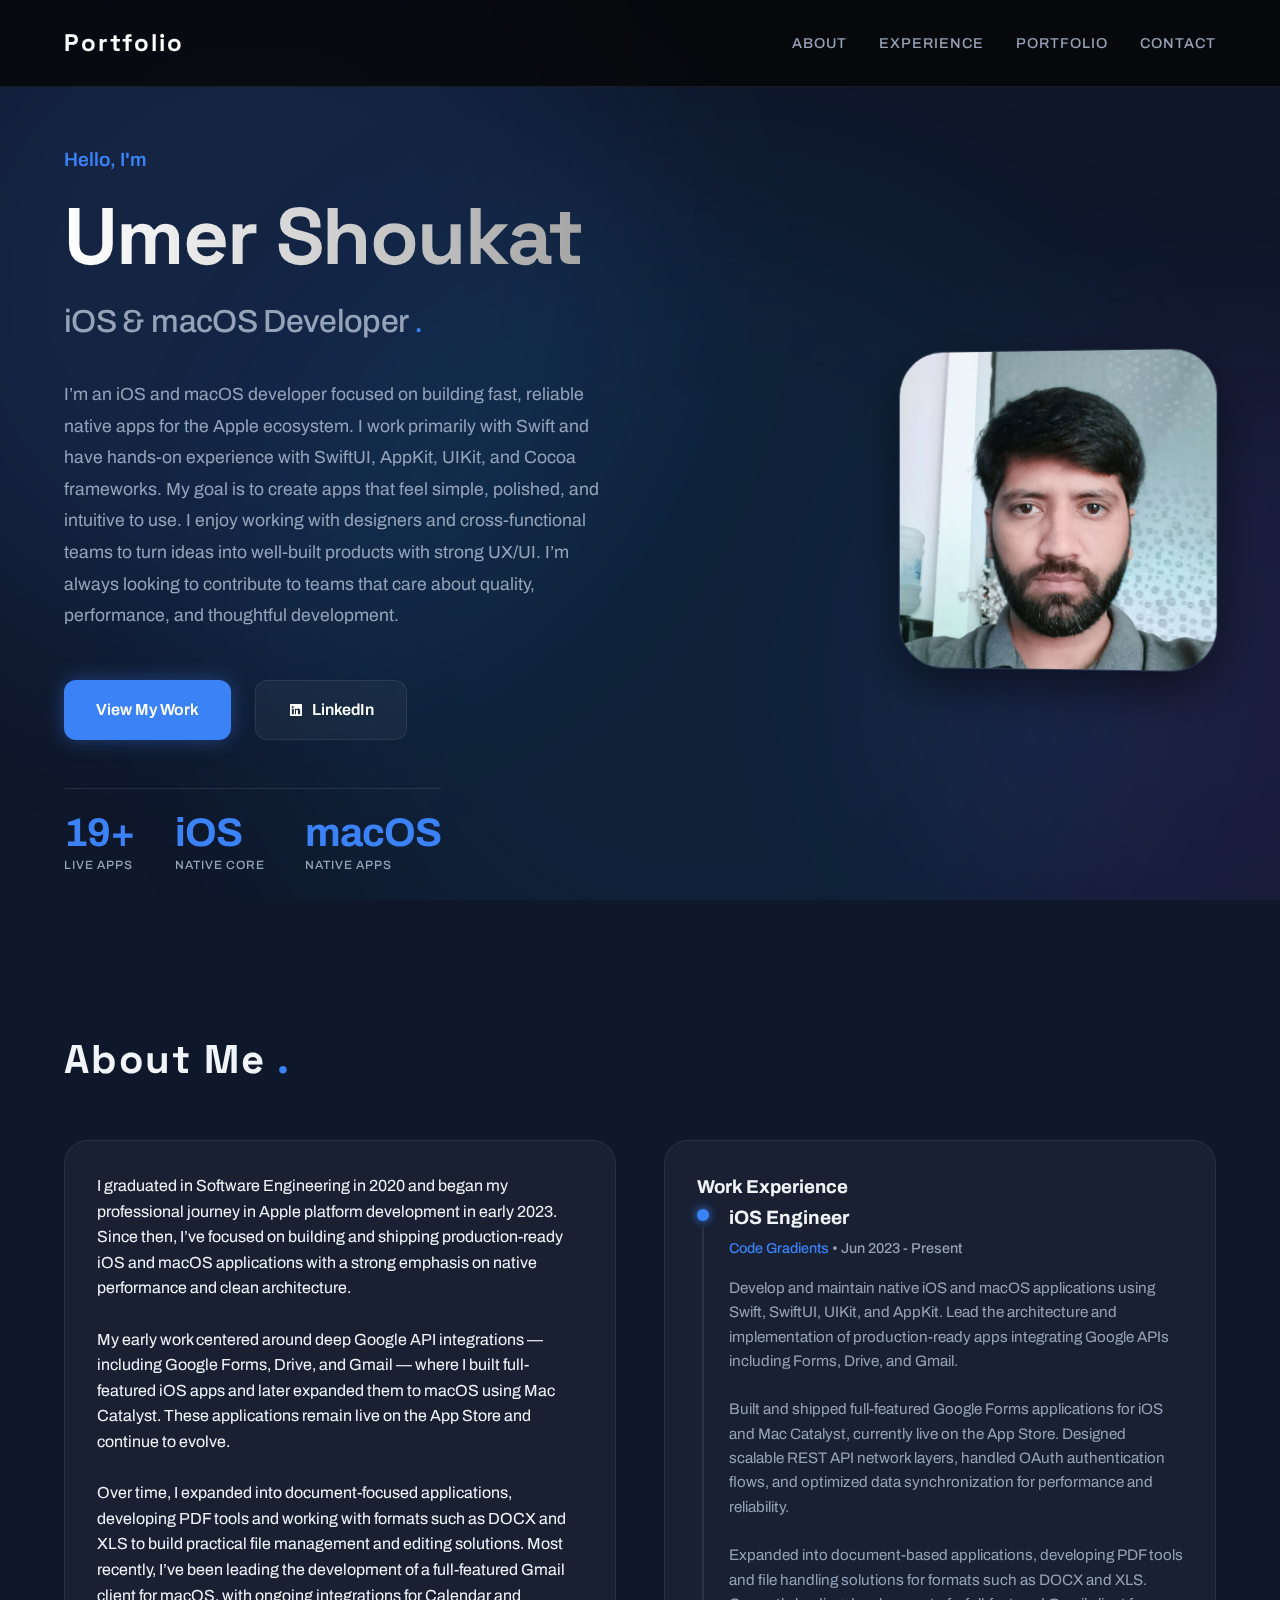
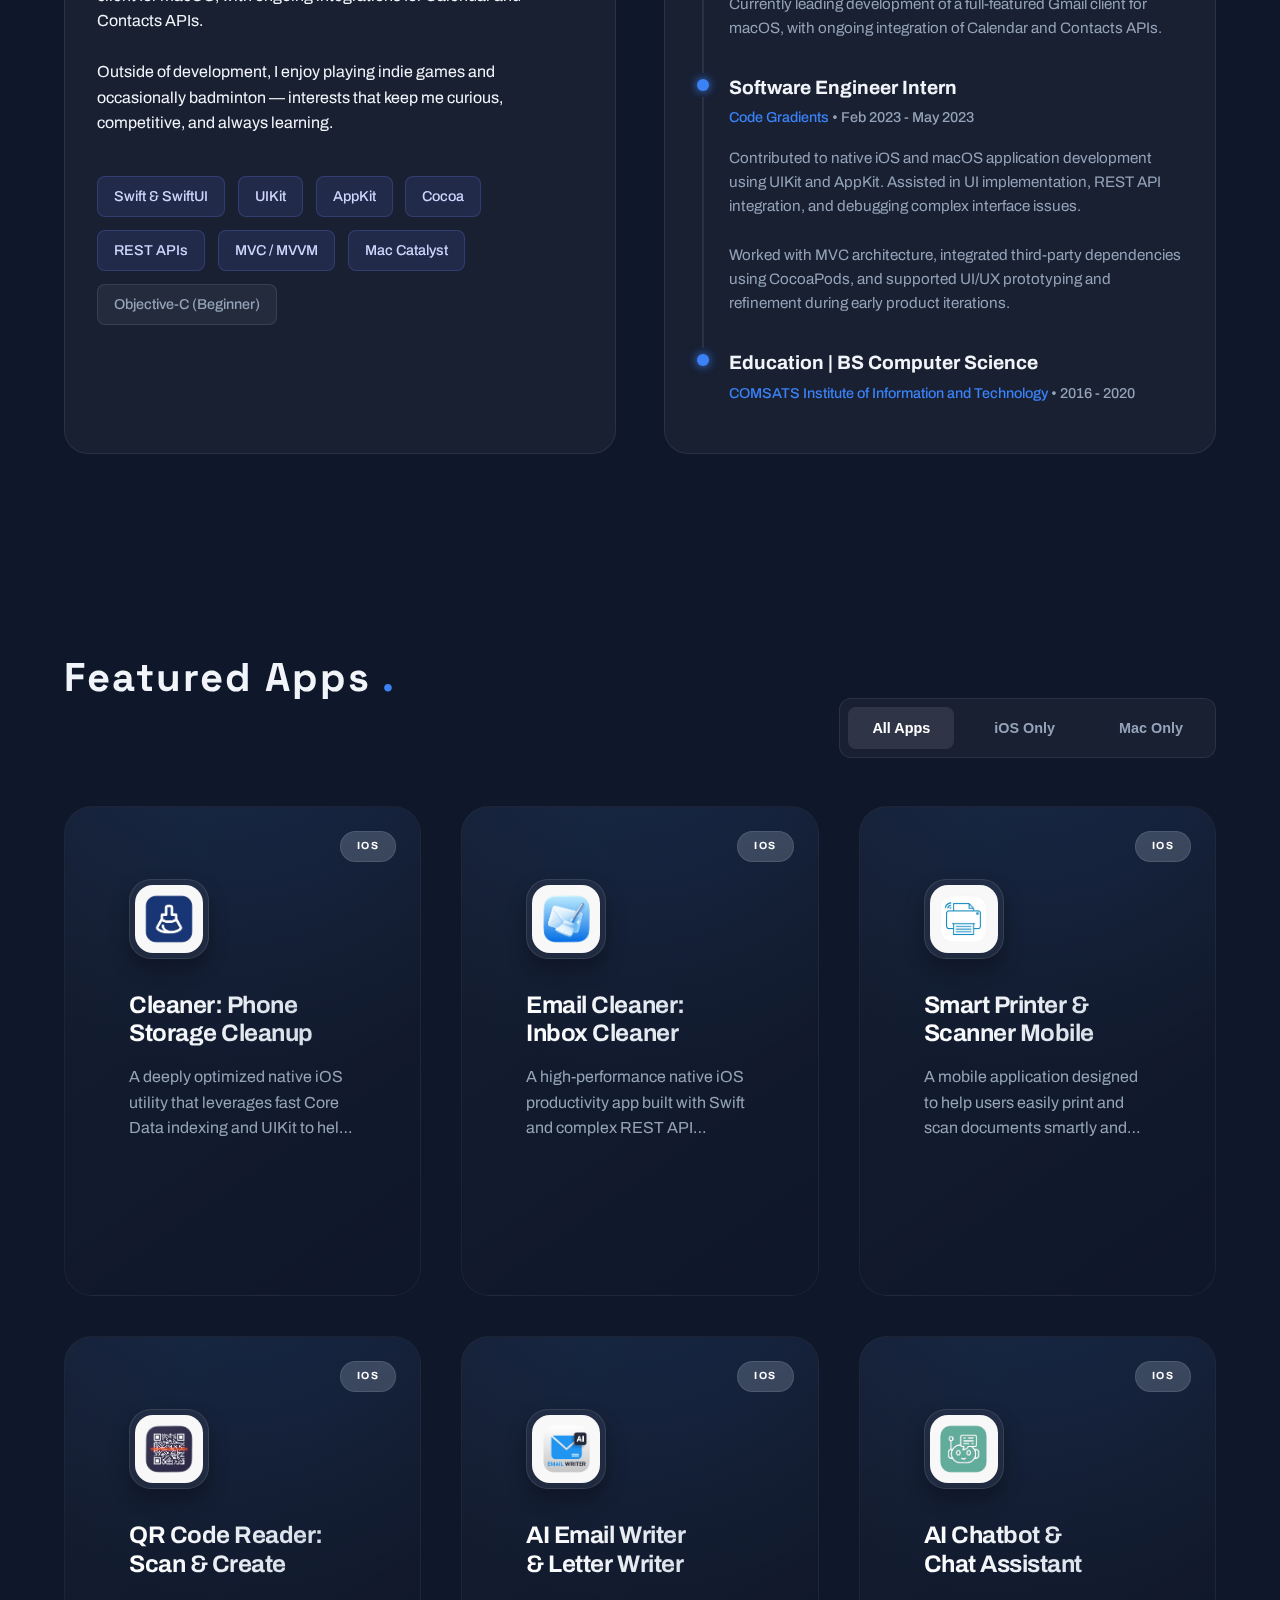
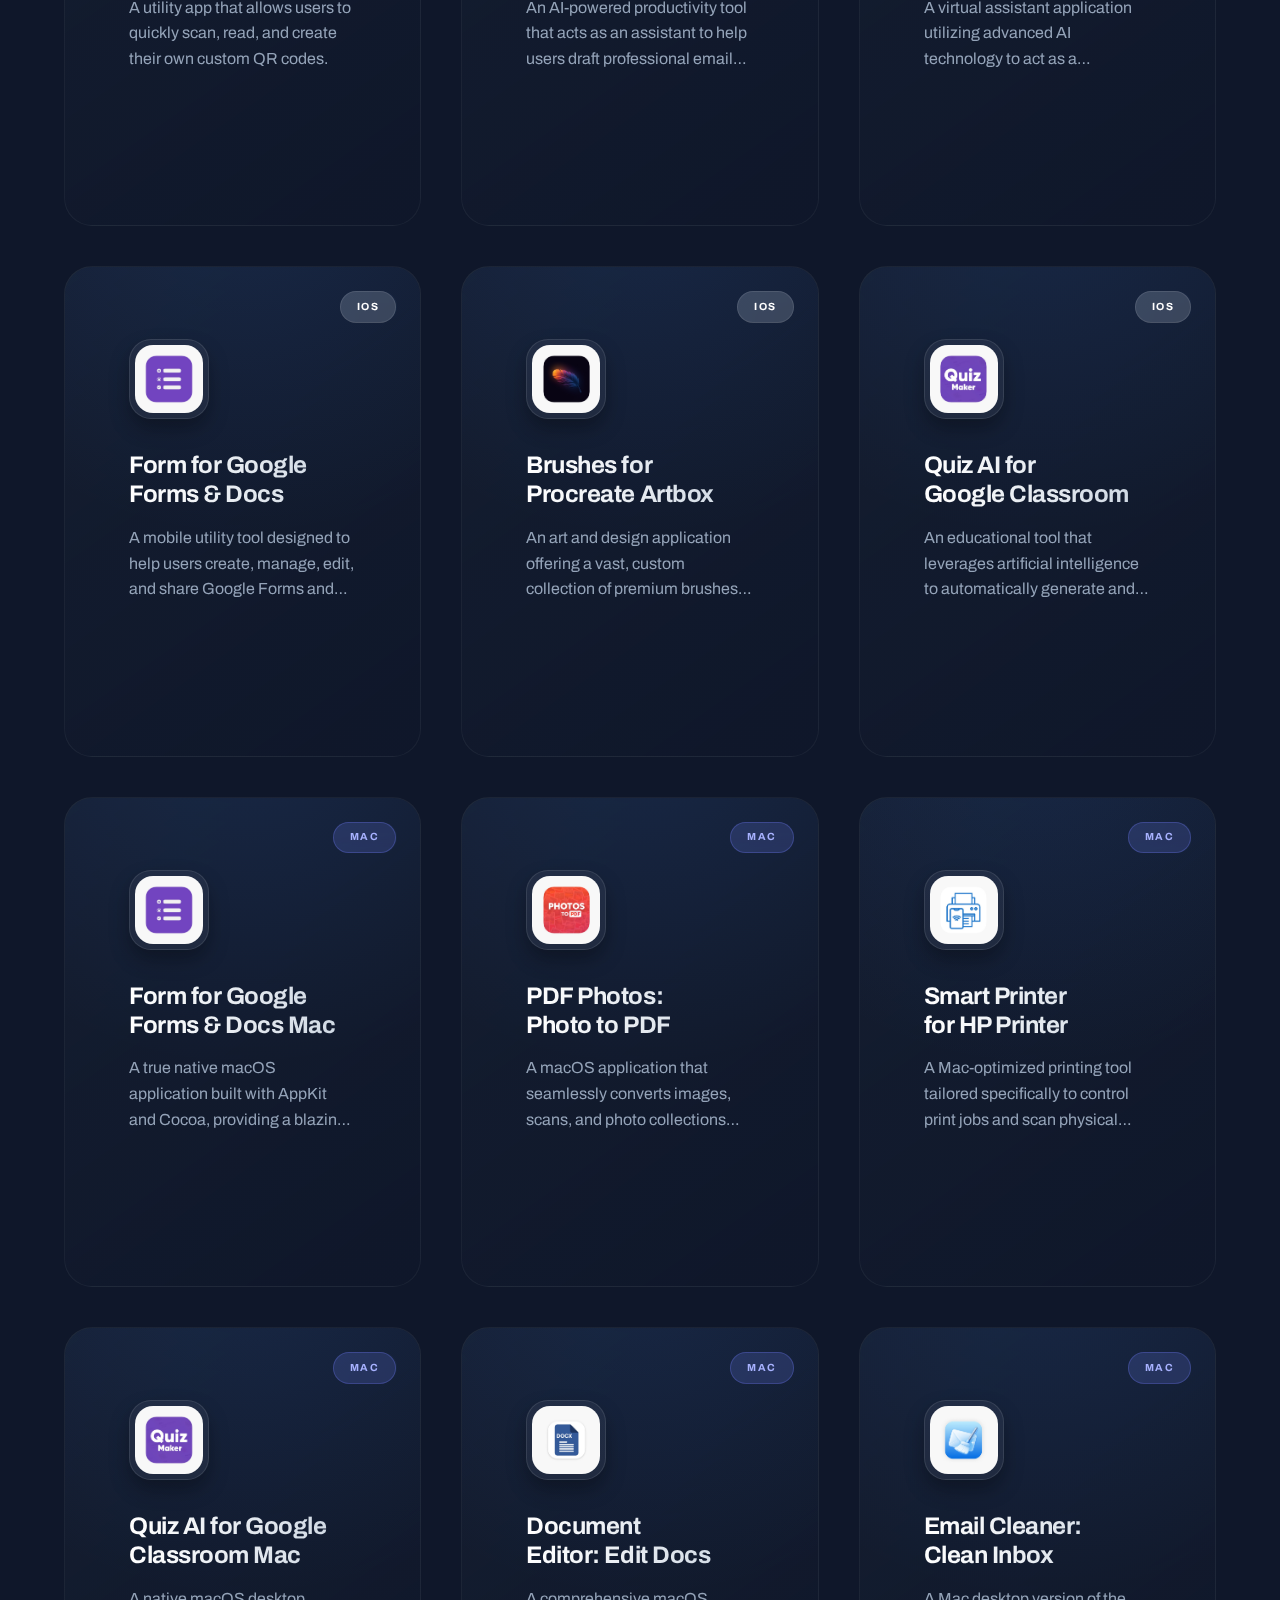
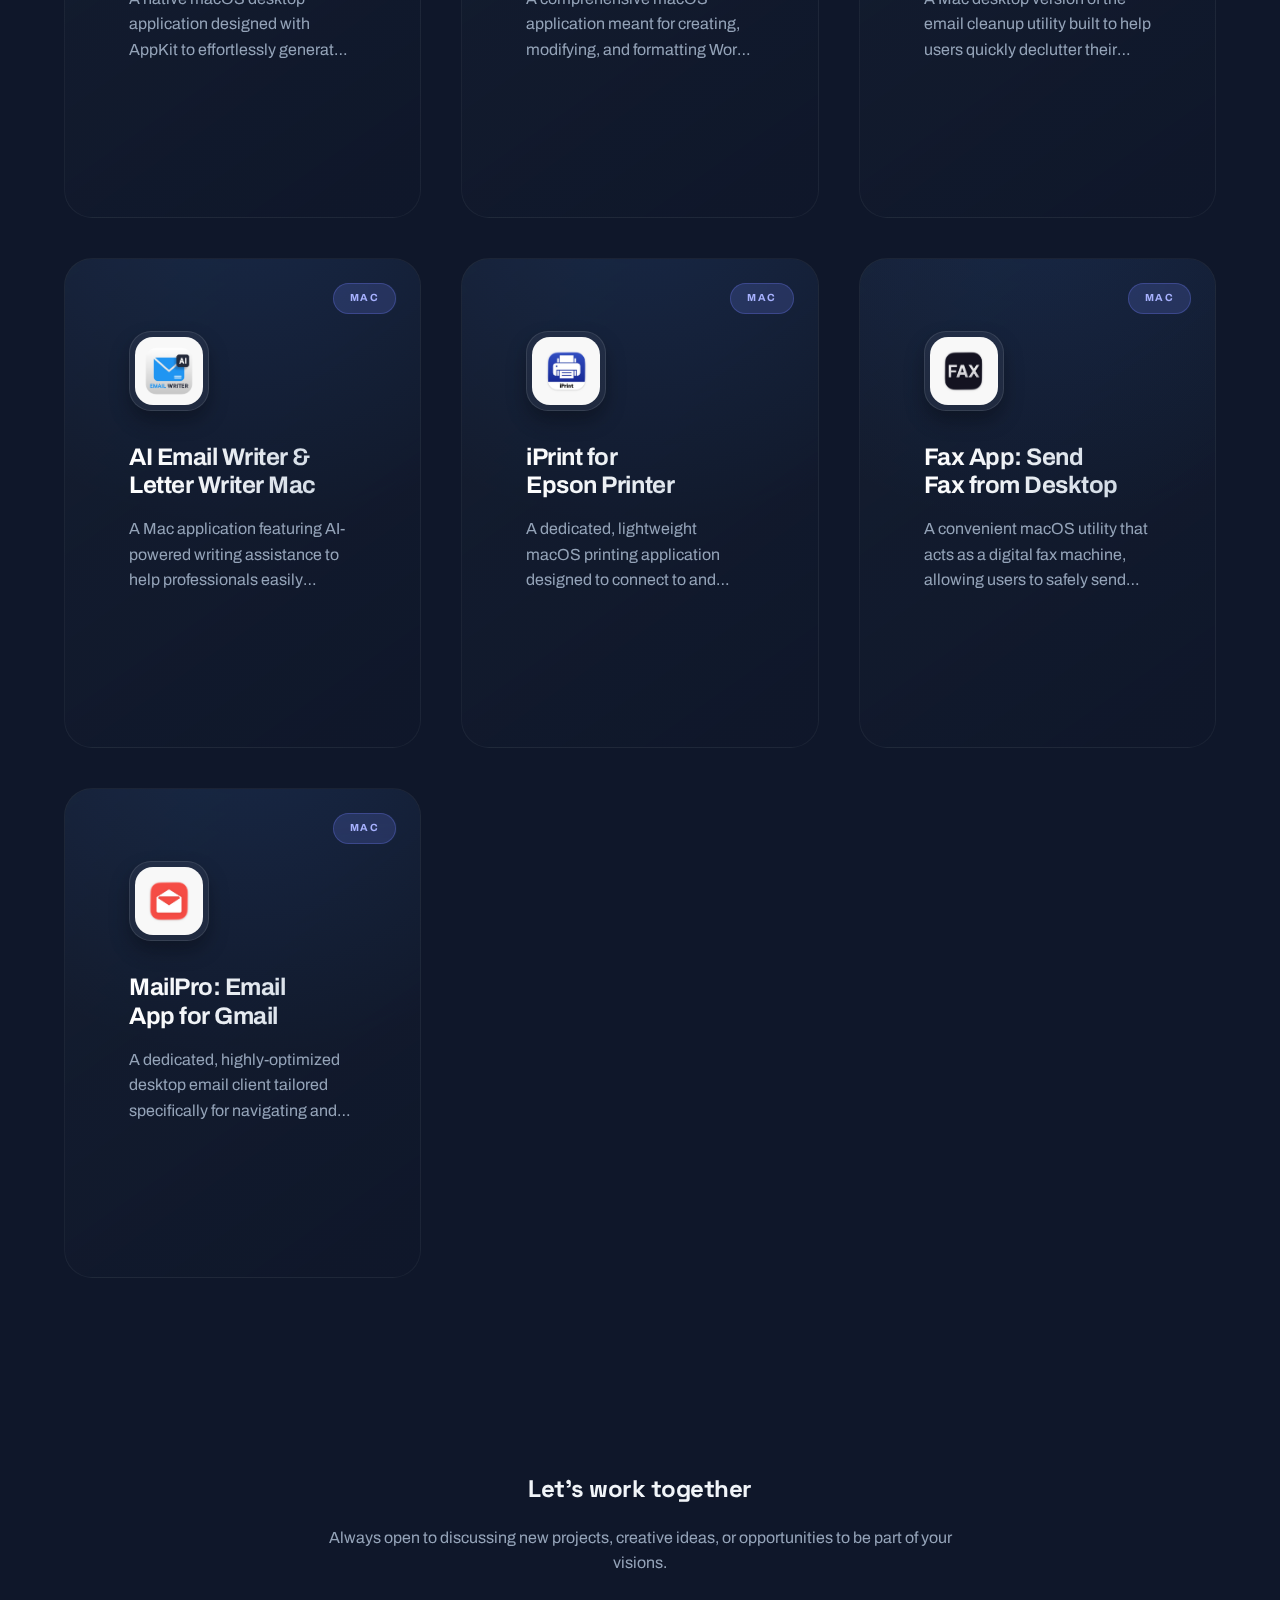
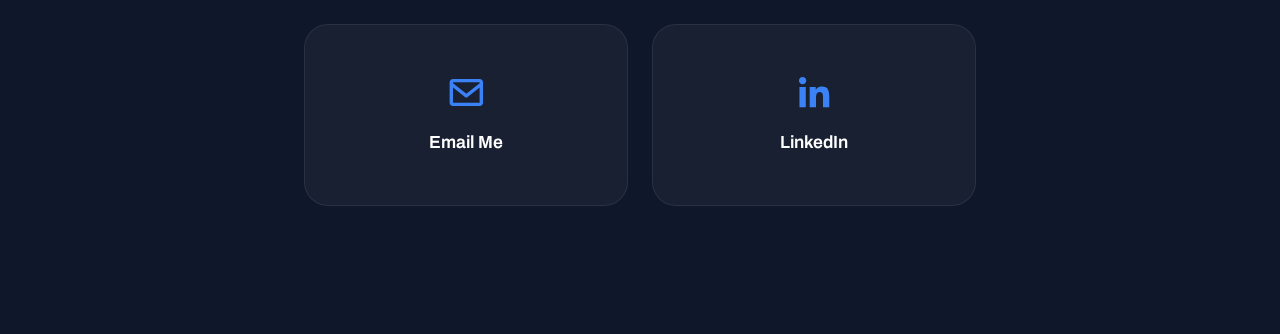
<file: index.html>
<!DOCTYPE html>
<html lang="en">

<head>
    <meta charset="UTF-8">
    <meta name="viewport" content="width=device-width, initial-scale=1.0">
    <title>Umer Shoukat - iOS & Mac Engineer Portfolio</title>
    <meta name="description"
        content="Portfolio of Umer Shoukat, specializing in native iOS and Mac applications. Showcasing over 19+ applications with beautiful UI and rock-solid architecture.">
    <!-- Google Fonts: Space Grotesk for headings, Archivo for body -->
    <link rel="preconnect" href="https://fonts.googleapis.com">
    <link rel="preconnect" href="https://fonts.gstatic.com" crossorigin>
    <link
        href="https://fonts.googleapis.com/css2?family=Archivo:wght@300;400;500;600;700&family=Space+Grotesk:wght@300;400;500;600;700&display=swap"
        rel="stylesheet">
    <!-- Boxicons for elegant icons -->
    <link href='https://unpkg.com/boxicons@2.1.4/css/boxicons.min.css' rel='stylesheet'>
    <link rel="stylesheet" href="./styles.css?v=16">
</head>

<body>
    <!-- Premium App Details Modal -->
    <div class="modal-overlay" id="app-modal">
        <div class="modal-content glass-card">
            <button class="modal-close" id="modal-close"><i class='bx bx-x'></i></button>

            <div class="modal-header">
                <div class="modal-icon-wrapper" id="modal-icon"></div>
                <div class="modal-title-group">
                    <h3 id="modal-title">App Title</h3>
                    <span id="modal-platform" class="app-platform-modal">iOS</span>
                </div>
            </div>

            <div class="modal-screenshots" id="modal-screenshots">
                <!-- Screenshots injected via JS -->
            </div>

            <div class="modal-body">
                <p id="modal-desc">App description goes here.</p>
                <a href="#" target="_blank" id="modal-link" class="btn btn-primary">
                    <i class='bx bxl-apple'></i> View on App Store
                </a>
            </div>
        </div>
    </div>

    <div class="background-effects">
        <div class="blob blob-1"></div>
        <div class="blob blob-2"></div>
        <div class="blob blob-3"></div>
    </div>

    <nav class="navbar">
        <div class="nav-container">
            <a href="#" class="logo">Portfolio</a>
            <ul class="nav-links">
                <li><a href="#about">About</a></li>
                <li><a href="#experience">Experience</a></li>
                <li><a href="#portfolio">Portfolio</a></li>
                <li><a href="#contact">Contact</a></li>
            </ul>
        </div>
    </nav>

    <header class="hero" id="home">
        <div class="hero-content">
            <p class="greeting">Hello, I'm</p>
            <h1 class="title">Umer Shoukat</h1>
            <h2 class="subtitle">iOS & macOS Developer <span class="highlight">.</span></h2>
            <p class="bio-short">
                I’m an iOS and macOS developer focused on building fast, reliable native apps for the Apple ecosystem. I
                work primarily with Swift and have hands-on experience with SwiftUI, AppKit, UIKit, and Cocoa
                frameworks. My goal is to create apps that feel simple, polished, and intuitive to use.

                I enjoy working with designers and cross-functional teams to turn ideas into well-built products with
                strong UX/UI. I’m always looking to contribute to teams that care about quality, performance, and
                thoughtful development.
            </p>
            <div class="hero-actions">
                <a href="#portfolio" class="btn btn-primary">View My Work</a>
                <a href="https://www.linkedin.com/in/umershoukat-a54004287" target="_blank" class="btn btn-secondary">
                    <i class='bx bxl-linkedin-square'></i> LinkedIn
                </a>
            </div>

            <div class="hero-stats left-aligned-stats">
                <div class="stat-item">
                    <h3>19+</h3>
                    <p>Live Apps</p>
                </div>
                <div class="stat-item">
                    <h3>iOS</h3>
                    <p>Native Core</p>
                </div>
                <div class="stat-item">
                    <h3>macOS</h3>
                    <p>Native Apps</p>
                </div>
            </div>
        </div>
        <div class="hero-visual">
            <div class="hero-image-wrapper">
                <img src="./assets/profile_img.jpg" alt="Umer Shoukat Profile" class="hero-profile-img">
            </div>
        </div>
    </header>

    <section class="section about-section" id="about">
        <h2 class="section-title">About Me <span class="highlight">.</span></h2>
        <div class="about-grid">
            <div class="about-text glass-card">
                <p>
                    I graduated in Software Engineering in 2020 and began my professional journey in Apple platform
                    development in early 2023. Since then, I’ve focused on building and shipping production-ready iOS
                    and macOS applications with a strong emphasis on native performance and clean architecture.
                    <br><br>My early work centered around deep Google API integrations — including Google Forms, Drive,
                    and Gmail — where I built full-featured iOS apps and later expanded them to macOS using Mac
                    Catalyst. These applications remain live on the App Store and continue to evolve.<br><br>Over time,
                    I expanded into document-focused applications, developing PDF tools and working with formats such as
                    DOCX and XLS to build practical file management and editing solutions. Most recently, I’ve been
                    leading the development of a full-featured Gmail client for macOS, with ongoing integrations for
                    Calendar and Contacts APIs. <br><br>Outside of development, I enjoy playing indie games and
                    occasionally badminton — interests that keep me curious, competitive, and always learning.

                </p>
                <div class="skills-container" style="gap: 0.8rem; margin-top: 2.5rem;">
                    <div class="skill-tag">Swift & SwiftUI</div>
                    <div class="skill-tag">UIKit</div>
                    <div class="skill-tag">AppKit</div>
                    <div class="skill-tag">Cocoa</div>
                    <div class="skill-tag">REST APIs</div>
                    <div class="skill-tag">MVC / MVVM</div>
                    <div class="skill-tag">Mac Catalyst</div>
                    <div class="skill-tag"
                        style="background: rgba(255, 255, 255, 0.05); border-color: rgba(255,255,255,0.1); color: var(--text-secondary);">
                        Objective-C (Beginner)</div>
                </div>
            </div>
            <div class="experience-timeline glass-card" id="experience">
                <h3>Work Experience</h3>
                <div class="timeline-item">
                    <div class="timeline-dot"></div>
                    <div class="timeline-content">
                        <h4>iOS Engineer</h4>
                        <p class="company">Code Gradients <span>• Jun 2023 - Present</span></p>
                        <p class="desc">Develop and maintain native iOS and macOS applications using Swift, SwiftUI,
                            UIKit, and AppKit. Lead the architecture and implementation of production-ready apps
                            integrating Google APIs including Forms, Drive, and Gmail.<br><br>Built and shipped
                            full-featured Google Forms applications for iOS and Mac Catalyst, currently live on the App
                            Store. Designed scalable REST API network layers, handled OAuth authentication flows, and
                            optimized data synchronization for performance and reliability.<br><br>Expanded into
                            document-based applications, developing PDF tools and file handling solutions for formats
                            such as DOCX and XLS. Currently leading development of a full-featured Gmail client for
                            macOS, with ongoing integration of Calendar and Contacts APIs.</p>
                    </div>
                </div>
                <div class="timeline-item">
                    <div class="timeline-dot"></div>
                    <div class="timeline-content">
                        <h4>Software Engineer Intern</h4>
                        <p class="company">Code Gradients <span>• Feb 2023 - May 2023</span></p>
                        <p class="desc">Contributed to native iOS and macOS application development using UIKit and
                            AppKit. Assisted in UI implementation, REST API integration, and debugging complex interface
                            issues.<br><br>Worked with MVC architecture, integrated third-party dependencies using
                            CocoaPods, and supported UI/UX prototyping and refinement during early product iterations.
                        </p>
                    </div>
                </div>
                <div class="timeline-item">
                    <div class="timeline-dot"></div>
                    <div class="timeline-content">
                        <h4>Education | BS Computer Science</h4>
                        <p class="company">COMSATS Institute of Information and Technology <span>• 2016 - 2020</span>
                        </p>
                    </div>
                </div>
            </div>
        </div>
    </section>

    <section class="section portfolio-section" id="portfolio">
        <div class="portfolio-header">
            <h2 class="section-title">Featured Apps <span class="highlight">.</span></h2>
            <div class="portfolio-filters">
                <button class="filter-btn active" data-filter="all">All Apps</button>
                <button class="filter-btn" data-filter="iOS">iOS Only</button>
                <button class="filter-btn" data-filter="Mac">Mac Only</button>
            </div>
        </div>

        <div class="portfolio-grid" id="portfolio-container">
            <!-- App cards will be injected here via JavaScript -->
        </div>
    </section>

    <footer class="footer" id="contact">
        <div class="footer-content">
            <h2>Let's work together</h2>
            <p>Always open to discussing new projects, creative ideas, or opportunities to be part of your visions.</p>
            <div class="contact-links">
                <a href="mailto:umershoukat.se@gmail.com" class="contact-card glass-card">
                    <i class='bx bx-envelope'></i>
                    <span>Email Me</span>
                </a>
                <a href="https://www.linkedin.com/in/umer-shoukat-a54004287/" target="_blank"
                    class="contact-card glass-card">
                    <i class='bx bxl-linkedin'></i>
                    <span>LinkedIn</span>
                </a>
            </div>
        </div>
        <!-- Load the Data First, then the App Logic -->
        <script src="./script.js?v=11"></script>
</body>

</html>
</file>
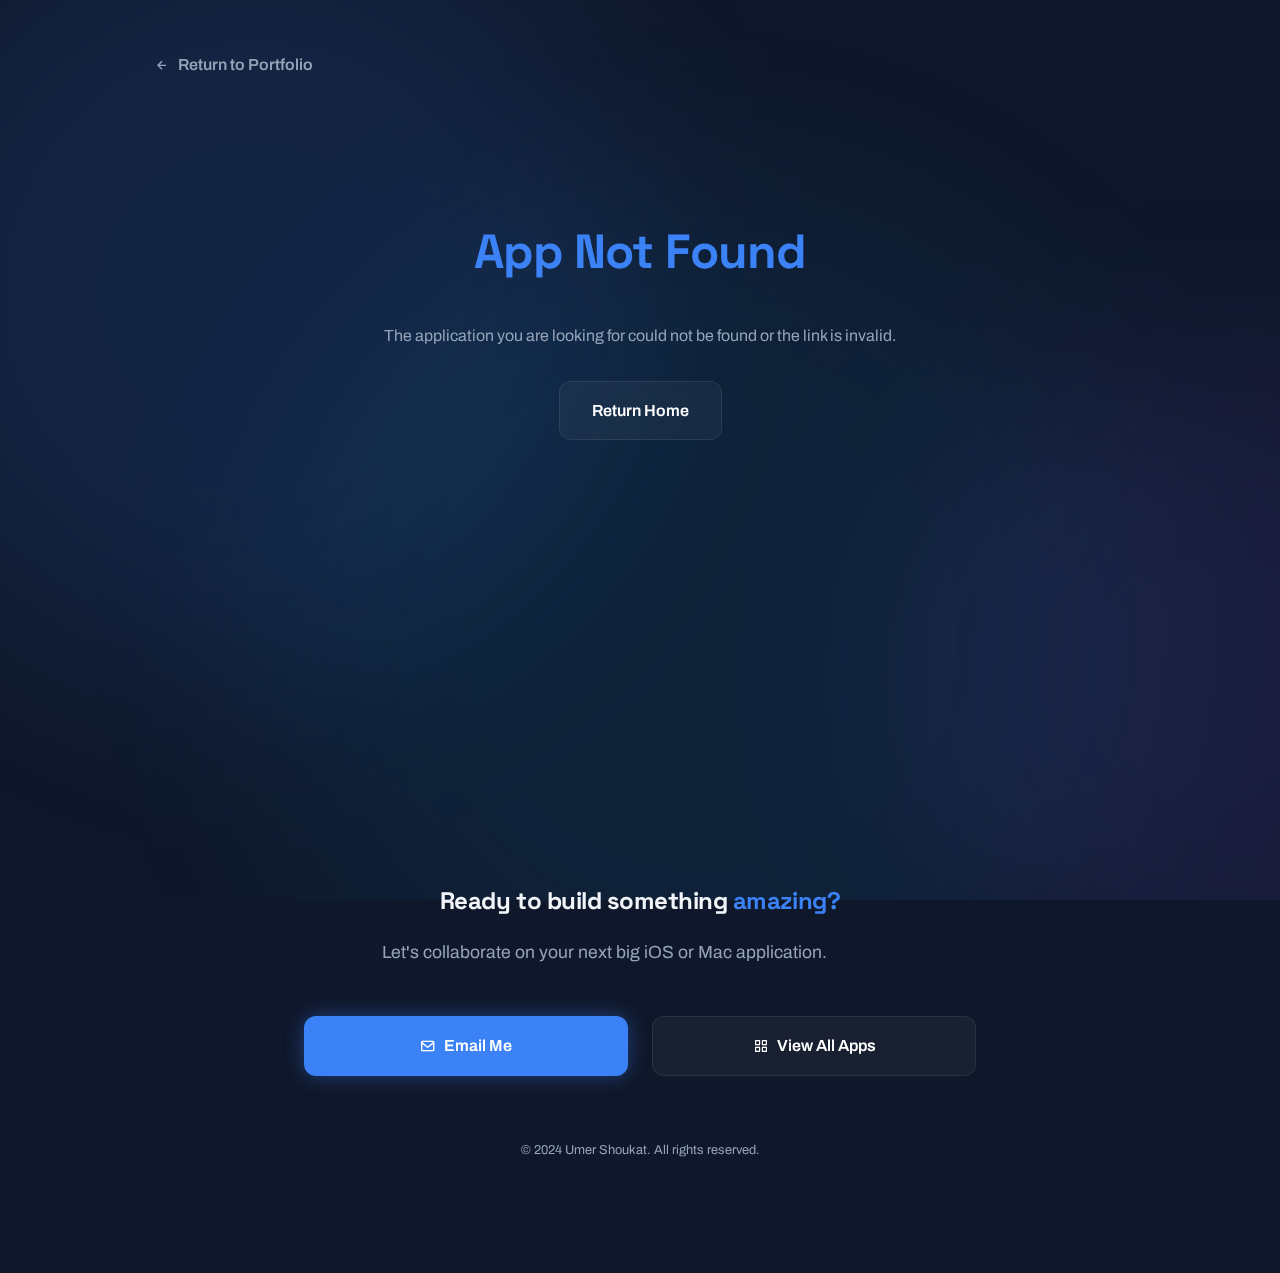
<file: app.html>
<!DOCTYPE html>
<html lang="en">

<head>
    <meta charset="UTF-8">
    <meta name="viewport" content="width=device-width, initial-scale=1.0">
    <title>App Details - Umer Shoukat</title>
    <!-- Google Fonts: Space Grotesk for headings, Archivo for body -->
    <link rel="preconnect" href="https://fonts.googleapis.com">
    <link rel="preconnect" href="https://fonts.gstatic.com" crossorigin>
    <link
        href="https://fonts.googleapis.com/css2?family=Archivo:wght@300;400;500;600;700&family=Space+Grotesk:wght@300;400;500;600;700&display=swap"
        rel="stylesheet">
    <!-- Boxicons for elegant icons -->
    <link href='https://unpkg.com/boxicons@2.1.4/css/boxicons.min.css' rel='stylesheet'>
    <link rel="stylesheet" href="./styles.css?v=16">
</head>

<body class="app-detail-page">
    <div class="background-effects">
        <div class="blob blob-1"></div>
        <div class="blob blob-2"></div>
        <div class="blob blob-3"></div>
    </div>

    <!-- Navigation -->
    <nav class="app-nav" style="max-width: 1100px; margin: 2rem auto 0; padding: 0 5%;">
        <a href="index.html" class="btn-back"><i class='bx bx-left-arrow-alt'></i> Return to Portfolio</a>
    </nav>

    <!-- Main Content Injected Here -->
    <main id="app-content-container" class="container fade-in-up" style="min-height: 60vh;">
        <div class="loading-state">
            <i class='bx bx-loader-alt bx-spin'></i> Loading App Details...
        </div>
    </main>

    <footer class="footer">
        <h2>Ready to build something <span class="highlight">amazing?</span></h2>
        <p class="bio-short">Let's collaborate on your next big iOS or Mac application.</p>
        <div class="contact-links" style="margin-top:2rem">
            <a href="mailto:umershoukat.se@gmail.com" class="btn btn-primary"><i class='bx bx-envelope'></i> Email
                Me</a>
            <a href="index.html#portfolio" class="btn btn-secondary"><i class='bx bx-grid-alt'></i> View All Apps</a>
        </div>
        <p style="margin-top: 4rem; color: var(--text-secondary); font-size: 0.8rem;">
            &copy; 2024 Umer Shoukat. All rights reserved.
        </p>
    </footer>

    <!-- Load the Data First, then the App Logic -->
    <script src="./script.js?v=16"></script>
    <script src="./app.js?v=16"></script>
</body>

</html>
</file>
<file: styles.css>
:root {
    --bg-color: #0F172A;
    --text-primary: #F1F5F9;
    --text-secondary: #94A3B8;
    --accent: #3B82F6;
    --accent-glow: rgba(59, 130, 246, 0.4);
    --glass-bg: rgba(255, 255, 255, 0.04);
    --glass-border: rgba(255, 255, 255, 0.08);
    --card-hover: rgba(255, 255, 255, 0.08);
    --transition: all 0.5s cubic-bezier(0.16, 1, 0.3, 1);
}

* {
    margin: 0;
    padding: 0;
    box-sizing: border-box;
    scroll-behavior: smooth;
}

body {
    font-family: 'Archivo', -apple-system, BlinkMacSystemFont, sans-serif;
    background-color: var(--bg-color);
    color: var(--text-primary);
    line-height: 1.6;
    overflow-x: hidden;
    -webkit-font-smoothing: antialiased;
}

/* Background Effects */
.background-effects {
    position: fixed;
    top: 0;
    left: 0;
    width: 100vw;
    height: 100vh;
    z-index: -1;
    overflow: hidden;
    pointer-events: none;
}

.blob {
    position: absolute;
    border-radius: 50%;
    filter: blur(100px);
    opacity: 0.5;
    animation: float 20s infinite ease-in-out alternate;
}

.blob-1 {
    top: -10%;
    left: -10%;
    width: 60vw;
    height: 60vw;
    background: rgba(59, 130, 246, 0.25);
    /* Accent blue */
}

.blob-2 {
    top: 40%;
    right: -20%;
    width: 50vw;
    height: 50vw;
    background: rgba(139, 92, 246, 0.2);
    /* Iridescent purple */
    animation-delay: -5s;
}

.blob-3 {
    bottom: -20%;
    left: 20%;
    width: 70vw;
    height: 70vw;
    background: rgba(14, 165, 233, 0.15);
    /* Sky blue */
    animation-delay: -10s;
}

@keyframes float {
    0% {
        transform: translate(0, 0) scale(1);
    }

    100% {
        transform: translate(50px, 50px) scale(1.1);
    }
}

/* Typography */
h1,
h2,
.logo {
    font-family: 'Space Grotesk', sans-serif;
    letter-spacing: -0.02em;
}

.highlight {
    color: var(--accent);
}

/* Glassmorphism Utility */
.glass-card {
    background: var(--glass-bg);
    backdrop-filter: blur(24px);
    -webkit-backdrop-filter: blur(24px);
    border: 1px solid var(--glass-border);
    border-radius: 24px;
    padding: 2rem;
    transition: var(--transition);
}

.glass-card:hover {
    background: var(--card-hover);
    transform: translateY(-8px);
    box-shadow: 0 20px 40px rgba(0, 0, 0, 0.4), 0 0 30px var(--accent-glow);
    border-color: rgba(255, 255, 255, 0.15);
}

/* Navbar */
.navbar {
    position: fixed;
    top: 0;
    width: 100%;
    z-index: 1000;
    padding: 1.5rem 5%;
    background: rgba(5, 5, 5, 0.8);
    backdrop-filter: blur(20px);
    border-bottom: 1px solid var(--glass-border);
}

.nav-container {
    display: flex;
    justify-content: space-between;
    align-items: center;
    max-width: 1400px;
    margin: 0 auto;
}

.logo {
    font-size: 1.5rem;
    font-weight: 700;
    color: #fff;
    text-decoration: none;
    letter-spacing: 2px;
}

.nav-links {
    display: flex;
    list-style: none;
    gap: 2rem;
}

.nav-links a {
    color: var(--text-secondary);
    text-decoration: none;
    font-size: 0.9rem;
    transition: var(--transition);
    font-weight: 500;
    text-transform: uppercase;
    letter-spacing: 1px;
}

.nav-links a:hover {
    color: var(--text-primary);
}

/* Buttons */
.btn {
    display: inline-flex;
    align-items: center;
    justify-content: center;
    gap: 0.5rem;
    padding: 1rem 2rem;
    border-radius: 12px;
    font-weight: 600;
    text-decoration: none;
    cursor: pointer;
    transition: var(--transition);
    border: none;
    font-size: 1rem;
}

.btn-primary {
    background: var(--accent);
    color: #fff;
    box-shadow: 0 0 20px var(--accent-glow);
}

.btn-primary:hover {
    background: #60A5FA;
    transform: translateY(-2px);
    box-shadow: 0 0 30px var(--accent-glow);
}

.btn-secondary {
    background: var(--glass-bg);
    color: #fff;
    border: 1px solid var(--glass-border);
}

.btn-secondary:hover {
    background: rgba(255, 255, 255, 0.1);
    transform: translateY(-2px);
}

/* Layout Sections */
.section {
    padding: 8rem 5% 4rem;
    max-width: 1400px;
    margin: 0 auto;
    scroll-margin-top: 100px;
    /* Prevents fixed navbar from clipping section titles when jumping */
}

.section-title {
    font-size: 2.5rem;
    margin-bottom: 3rem;
    letter-spacing: 2px;
}

/* Hero */
.hero {
    display: flex;
    align-items: center;
    justify-content: space-between;
    min-height: 100vh;
    padding: 120px 5% 0;
    /* Added padding-top to prevent navbar overlap */
    max-width: 1400px;
    margin: 0 auto;
    gap: 4rem;
}

.hero-content {
    flex: 1;
}

.greeting {
    color: var(--accent);
    font-weight: 600;
    font-size: 1.2rem;
    margin-bottom: 1rem;
}

.title {
    font-size: 5rem;
    line-height: 1.1;
    margin-bottom: 1rem;
    background: linear-gradient(to right, #fff, #a0a0a0);
    -webkit-background-clip: text;
    background-clip: text;
    -webkit-text-fill-color: transparent;
}

.subtitle {
    font-size: 2rem;
    color: var(--text-secondary);
    margin-bottom: 2rem;
    font-family: 'Archivo', sans-serif;
    font-weight: 500;
}

.bio-short {
    font-size: 1.1rem;
    color: var(--text-secondary);
    margin-bottom: 3rem;
    max-width: 600px;
    line-height: 1.8;
    /* Increased line-height for readability */
}

.hero-actions {
    display: flex;
    gap: 1.5rem;
    margin-bottom: 3rem;
}

.left-aligned-stats {
    display: flex;
    flex-direction: row;
    gap: 2.5rem;
    padding-top: 1.5rem;
    border-top: 1px solid rgba(255, 255, 255, 0.1);
    max-width: fit-content;
}

.left-aligned-stats .stat-item {
    display: flex;
    flex-direction: column;
    align-items: flex-start;
}

.left-aligned-stats .stat-item h3 {
    font-size: 2.5rem;
    color: var(--accent);
    line-height: 1;
    margin-bottom: 0.2rem;
    letter-spacing: -1px;
}

.left-aligned-stats .stat-item p {
    color: var(--text-secondary);
    text-transform: uppercase;
    letter-spacing: 1px;
    font-size: 0.75rem;
    font-weight: 500;
}

.hero-visual {
    flex: 1;
    display: flex;
    justify-content: flex-end;
    align-items: center;
    position: relative;
    gap: 2rem;
}

.hero-image-wrapper {
    position: relative;
    width: 320px;
    height: 320px;
    border-radius: 45px;
    z-index: 2;
}

.hero-image-glow {
    position: absolute;
    inset: -20px;
    background: radial-gradient(circle at 50% 50%, rgba(94, 106, 210, 0.4), transparent 70%);
    z-index: -1;
    filter: blur(20px);
}

.hero-profile-img {
    width: 100%;
    height: 100%;
    object-fit: cover;
    object-position: center 20%;
    border-radius: 45px;
    box-shadow: 0 20px 50px rgba(0, 0, 0, 0.5);
    border: 1px solid rgba(255, 255, 255, 0.1);
    transform: perspective(1000px) rotateY(-5deg);
    transition: transform 0.5s ease;
}

.hero-profile-img:hover {
    transform: perspective(1000px) rotateY(0deg) scale(1.02);
}

.hero-profile-card {
    display: flex;
    flex-direction: column;
    align-items: center;
    padding: 2rem;
    padding-bottom: 1.5rem;
    border-radius: 45px;
    gap: 1.5rem;
    background: rgba(15, 20, 35, 0.4);
}

.hero-stats.integrated-stats {
    display: flex;
    flex-direction: row;
    width: 100%;
    justify-content: space-between;
    padding-top: 1.5rem;
    border-top: 1px solid rgba(255, 255, 255, 0.1);
    gap: 1rem;
}

.integrated-stats .stat-item {
    display: flex;
    flex-direction: column;
    align-items: center;
    text-align: center;
}

.integrated-stats .stat-item h3 {
    font-size: 2.2rem;
    margin-bottom: 0.2rem;
    letter-spacing: -0.5px;
    color: var(--accent);
    line-height: 1;
}

.integrated-stats .stat-item p {
    font-size: 0.75rem;
    letter-spacing: 0.5px;
    color: var(--text-secondary);
    text-transform: uppercase;
    margin-top: 0.5rem;
}

/* About & Experience */
.about-grid {
    display: grid;
    grid-template-columns: 1fr 1fr;
    gap: 3rem;
}

.skills-container {
    display: flex;
    flex-wrap: wrap;
    gap: 1rem;
    margin-top: 2rem;
}

.skill-tag {
    background: rgba(94, 106, 210, 0.15);
    color: #d0d6ff;
    padding: 0.5rem 1rem;
    border-radius: 8px;
    font-size: 0.9rem;
    font-weight: 500;
    border: 1px solid rgba(94, 106, 210, 0.3);
}

/* Timeline */
.experience-timeline {
    position: relative;
}

.timeline-item {
    position: relative;
    padding-left: 2rem;
    margin-bottom: 2rem;
}

.timeline-item:last-child {
    margin-bottom: 0;
}

.timeline-dot {
    position: absolute;
    left: 0;
    top: 0.4rem;
    width: 12px;
    height: 12px;
    background: var(--accent);
    border-radius: 50%;
    box-shadow: 0 0 10px var(--accent);
}

.timeline-item::before {
    content: '';
    position: absolute;
    left: 5px;
    top: 1.5rem;
    bottom: -2rem;
    width: 2px;
    background: var(--glass-border);
}

.timeline-item:last-child::before {
    display: none;
}

.timeline-content h4 {
    font-size: 1.2rem;
    margin-bottom: 0.2rem;
}

.timeline-content .company {
    color: var(--accent);
    font-weight: 500;
    font-size: 0.9rem;
    margin-bottom: 1rem;
}

.timeline-content .company span {
    color: var(--text-secondary);
}

.timeline-content .desc {
    font-size: 0.95rem;
    color: var(--text-secondary);
}

/* Portfolio */
.portfolio-header {
    display: flex;
    justify-content: space-between;
    align-items: flex-end;
    margin-bottom: 3rem;
    flex-wrap: wrap;
    gap: 1rem;
}

.portfolio-filters {
    display: flex;
    gap: 1rem;
    background: var(--glass-bg);
    padding: 0.5rem;
    border-radius: 12px;
    border: 1px solid var(--glass-border);
}

.filter-btn {
    background: transparent;
    border: none;
    color: var(--text-secondary);
    padding: 0.8rem 1.5rem;
    border-radius: 8px;
    cursor: pointer;
    font-weight: 600;
    font-size: 0.9rem;
    transition: var(--transition);
}

.filter-btn.active,
.filter-btn:hover {
    background: rgba(255, 255, 255, 0.1);
    color: #fff;
}

.portfolio-grid {
    display: grid;
    grid-template-columns: repeat(auto-fill, minmax(320px, 1fr));
    gap: 2.5rem;
    perspective: 1200px;
    /* Essential for 3D dimensional layering */
}

/* App Card - Dimensional Layering Style */
.app-card {
    position: relative;
    height: 100%;
    min-height: 400px;
    border-radius: 28px;
    background: linear-gradient(145deg, rgba(30, 41, 59, 0.4), rgba(15, 23, 42, 0.6));
    border: 1px solid rgba(255, 255, 255, 0.05);
    overflow: hidden;
    cursor: pointer;
    backdrop-filter: blur(20px);
    -webkit-backdrop-filter: blur(20px);
    transform-style: preserve-3d;
    transition: transform 0.6s cubic-bezier(0.16, 1, 0.3, 1), box-shadow 0.6s cubic-bezier(0.16, 1, 0.3, 1), border-color 0.6s ease;
    display: flex;
    flex-direction: column;
}

/* Inner Background Noise/Mesh */
.app-card-mesh {
    position: absolute;
    inset: 0;
    opacity: 0.3;
    background-image: radial-gradient(circle at 50% -20%, var(--accent-glow), transparent 60%);
    pointer-events: none;
    z-index: 1;
    transition: opacity 0.6s ease;
}

.app-card:hover .app-card-mesh {
    opacity: 0.7;
}

/* Hover Physics */
.app-card:hover {
    transform: translateY(-8px) rotateX(4deg) rotateY(-2deg) scale3d(1.02, 1.02, 1.02);
    box-shadow: -10px 20px 40px rgba(0, 0, 0, 0.5), 0 0 40px var(--accent-glow);
    border-color: rgba(255, 255, 255, 0.15);
}

.app-card-inner {
    position: relative;
    z-index: 2;
    padding: 2.5rem 2rem;
    display: flex;
    flex-direction: column;
    height: 100%;
    transform: translateZ(30px);
    /* Lifts content off the flat background */
    transition: transform 0.6s cubic-bezier(0.16, 1, 0.3, 1);
}

/* Card Header */
.app-header {
    margin-bottom: 2rem;
}

.app-icon-wrapper {
    width: 80px;
    height: 80px;
    border-radius: 22px;
    background: rgba(255, 255, 255, 0.05);
    border: 1px solid rgba(255, 255, 255, 0.1);
    padding: 5px;
    box-shadow: 0 10px 20px rgba(0, 0, 0, 0.3);
    transition: transform 0.4s ease;
}

.app-card:hover .app-icon-wrapper {
    transform: translateY(-4px) translateZ(20px) scale(1.05);
}

.app-icon-img {
    width: 100%;
    height: 100%;
    object-fit: cover;
    border-radius: 18px;
}

/* Title & Content */
.app-content-wrapper {
    flex-grow: 1;
    display: flex;
    flex-direction: column;
}

.app-title {
    font-size: 1.5rem;
    font-weight: 700;
    letter-spacing: -0.02em;
    line-height: 1.2;
    margin-bottom: 1rem;
    text-wrap: balance;
    background: linear-gradient(to right, #fff, #cbd5e1);
    -webkit-background-clip: text;
    background-clip: text;
    -webkit-text-fill-color: transparent;
}

.app-desc {
    color: var(--text-secondary);
    font-size: 1rem;
    line-height: 1.6;
    display: -webkit-box;
    -webkit-line-clamp: 3;
    line-clamp: 3;
    -webkit-box-orient: vertical;
    overflow: hidden;
    margin-bottom: 2rem;
}

/* Platform Tag (floating) */
.app-platform {
    position: absolute;
    top: 1.5rem;
    right: 1.5rem;
    font-size: 0.65rem;
    font-weight: 700;
    text-transform: uppercase;
    letter-spacing: 1.5px;
    padding: 0.4rem 1rem;
    border-radius: 20px;
    background: rgba(255, 255, 255, 0.1);
    border: 1px solid rgba(255, 255, 255, 0.1);
    backdrop-filter: blur(10px);
    z-index: 3;
}

.app-platform.ios {
    color: #fff;
    background: rgba(255, 255, 255, 0.15);
}

.app-platform.mac {
    color: #A8B2FF;
    background: rgba(94, 106, 210, 0.2);
    border-color: rgba(94, 106, 210, 0.4);
}

/* Action FAB (Floating Action Button) */
.app-card-footer {
    display: flex;
    justify-content: flex-end;
    align-items: flex-end;
    margin-top: auto;
}

.app-action-fab {
    width: 50px;
    height: 50px;
    border-radius: 50%;
    background: var(--accent);
    color: white;
    display: flex;
    align-items: center;
    justify-content: center;
    font-size: 1.5rem;
    box-shadow: 0 10px 20px rgba(59, 130, 246, 0.4);
    opacity: 0;
    pointer-events: none;
    transform: translateY(20px) scale(0.8) translateZ(40px);
    transition: all 0.4s cubic-bezier(0.16, 1, 0.3, 1);
}

.app-card:hover .app-action-fab {
    opacity: 1;
    pointer-events: auto;
    transform: translateY(0) scale(1) translateZ(40px);
}

/* Footer */
.footer {
    text-align: center;
    padding: 8rem 5% 4rem;
    max-width: 800px;
    margin: 0 auto;
}

.footer h2 {
    margin-bottom: 1rem;
}

.footer p {
    color: var(--text-secondary);
    margin-bottom: 3rem;
}

.contact-links {
    display: grid;
    grid-template-columns: 1fr 1fr;
    gap: 1.5rem;
    margin-bottom: 4rem;
}

.contact-card {
    display: flex;
    flex-direction: column;
    align-items: center;
    justify-content: center;
    padding: 3rem 2rem;
    text-decoration: none;
    color: #fff;
    gap: 1rem;
}

.contact-card i {
    font-size: 2.5rem;
    color: var(--accent);
}

.contact-card span {
    font-weight: 600;
    font-size: 1.1rem;
}

.copyright {
    color: var(--text-secondary);
    font-size: 0.9rem;
    border-top: 1px solid var(--glass-border);
    padding-top: 2rem;
}

/* Responsive */
@media (max-width: 1024px) {
    .title {
        font-size: 4rem;
    }

    .hero {
        flex-direction: column;
        justify-content: center;
        padding-top: 8rem;
        text-align: center;
    }

    .hero-content {
        margin-top: 0;
        display: flex;
        flex-direction: column;
        align-items: center;
    }

    .hero-actions {
        justify-content: center;
    }

    .left-aligned-stats {
        justify-content: center;
        align-items: center;
        text-align: center;
        gap: 2rem;
        padding-top: 2rem;
    }

    .left-aligned-stats .stat-item {
        align-items: center;
    }

    .hero-visual {
        flex-direction: column;
        width: 100%;
        justify-content: center;
        align-items: center;
        gap: 2rem;
    }

    .hero-profile-card {
        width: 100%;
        max-width: 400px;
    }

    .hero-stats.integrated-stats {
        justify-content: space-around;
        flex-wrap: nowrap;
    }

    .about-grid {
        grid-template-columns: 1fr;
    }
}

@media (max-width: 768px) {
    .title {
        font-size: 3rem;
    }

    .nav-links {
        display: none;
    }

    /* Add hamburger menu for mobile if needed */
    .portfolio-header {
        flex-direction: column;
        align-items: flex-start;
    }

    .portfolio-filters {
        width: 100%;
        overflow-x: auto;
        flex-wrap: nowrap;
    }

    .contact-links {
        grid-template-columns: 1fr;
    }
}

@media (max-width: 480px) {
    .section {
        padding: 5rem 5% 3rem;
    }

    .hero {
        padding-top: 6rem;
    }

    .title {
        font-size: 2.5rem;
    }

    .subtitle {
        font-size: 1.5rem;
    }

    .bio-short {
        font-size: 1rem;
    }

    .hero-actions {
        flex-direction: column;
        gap: 1rem;
        width: 100%;
    }

    .left-aligned-stats {
        flex-direction: row;
        gap: 1rem;
        justify-content: space-between;
        width: 100%;
    }

    .left-aligned-stats .stat-item h3 {
        font-size: 1.8rem;
    }

    .btn {
        width: 100%;
        padding: 0.8rem 1.5rem;
    }

    .hero-profile-card {
        padding: 1.5rem;
        border-radius: 36px;
    }

    .integrated-stats .stat-item h3 {
        font-size: 1.8rem;
    }

    .integrated-stats .stat-item p {
        font-size: 0.65rem;
    }

    .section-title {
        font-size: 2rem;
    }

    .portfolio-grid {
        grid-template-columns: 1fr;
        gap: 1.5rem;
    }

    .hero-image-wrapper {
        width: 260px;
        height: 260px;
        border-radius: 38px;
    }

    .hero-profile-img {
        border-radius: 38px;
    }

    .footer {
        padding: 4rem 5% 2rem;
    }

    .footer h2 {
        font-size: 2rem;
    }
}

/* Modal Styling */
.modal-overlay {
    position: fixed;
    top: 0;
    left: 0;
    width: 100vw;
    height: 100vh;
    background: rgba(0, 0, 0, 0.6);
    backdrop-filter: blur(20px);
    -webkit-backdrop-filter: blur(20px);
    z-index: 9999;
    display: flex;
    align-items: center;
    justify-content: center;
    opacity: 0;
    visibility: hidden;
    transition: all 0.4s cubic-bezier(0.16, 1, 0.3, 1);
}

.modal-overlay.active {
    opacity: 1;
    visibility: visible;
}

.modal-content {
    background: rgba(20, 20, 20, 0.85);
    border-radius: 30px;
    border: 1px solid rgba(255, 255, 255, 0.1);
    box-shadow: 0 30px 60px rgba(0, 0, 0, 0.5), 0 0 40px rgba(94, 106, 210, 0.2);
    width: 90%;
    max-width: 900px;
    max-height: 90vh;
    overflow-y: auto;
    position: relative;
    transform: scale(0.95) translateY(20px);
    transition: transform 0.4s cubic-bezier(0.16, 1, 0.3, 1), opacity 0.4s ease;
    padding: 0;
    display: flex;
    flex-direction: column;
}

.modal-overlay.active .modal-content {
    transform: scale(1) translateY(0);
}

.modal-content::-webkit-scrollbar {
    width: 8px;
}

.modal-content::-webkit-scrollbar-thumb {
    background: rgba(255, 255, 255, 0.2);
    border-radius: 4px;
}

.modal-close {
    position: absolute;
    top: 20px;
    right: 20px;
    background: rgba(255, 255, 255, 0.1);
    border: none;
    color: #fff;
    width: 40px;
    height: 40px;
    border-radius: 50%;
    font-size: 1.5rem;
    display: flex;
    align-items: center;
    justify-content: center;
    cursor: pointer;
    transition: var(--transition);
    z-index: 10;
}

.modal-close:hover {
    background: rgba(255, 255, 255, 0.2);
    transform: rotate(90deg);
}

.modal-header {
    display: flex;
    align-items: center;
    gap: 1.5rem;
    padding: 2.5rem 2.5rem 1.5rem;
    border-bottom: 1px solid rgba(255, 255, 255, 0.05);
}

.modal-icon-wrapper {
    flex-shrink: 0;
    width: 100px;
    height: 100px;
    border-radius: 24px;
    background: rgba(255, 255, 255, 0.05);
    border: 1px solid rgba(255, 255, 255, 0.1);
    padding: 6px;
    box-shadow: 0 15px 30px rgba(0, 0, 0, 0.4);
}

.modal-title-group {
    display: flex;
    flex-direction: column;
    gap: 0.6rem;
    align-items: flex-start;
}

.modal-title-group h3 {
    font-size: 2rem;
    font-weight: 700;
    line-height: 1.2;
    background: linear-gradient(to right, #fff, #cbd5e1);
    -webkit-background-clip: text;
    background-clip: text;
    -webkit-text-fill-color: transparent;
    text-wrap: balance;
}

.app-platform-modal {
    font-size: 0.75rem;
    font-weight: 700;
    text-transform: uppercase;
    letter-spacing: 1.5px;
    padding: 0.3rem 0.8rem;
    border-radius: 12px;
    background: rgba(255, 255, 255, 0.1);
    color: #fff;
}

.modal-screenshots {
    display: flex;
    gap: 1rem;
    overflow-x: auto;
    padding: 2rem 2.5rem;
    scrollbar-width: thin;
    scrollbar-color: rgba(255, 255, 255, 0.2) transparent;
    -webkit-overflow-scrolling: touch;
}

.modal-screenshots .screenshot-img {
    height: 400px;
    max-width: 90vw;
    border-radius: 16px;
    object-fit: contain;
    background: rgba(0, 0, 0, 0.3);
    box-shadow: 0 10px 30px rgba(0, 0, 0, 0.4);
    border: 1px solid rgba(255, 255, 255, 0.1);
    transition: transform 0.4s cubic-bezier(0.16, 1, 0.3, 1);
}

.modal-screenshots .screenshot-img:hover {
    transform: scale(1.02);
}

.modal-body {
    padding: 0 2.5rem 3rem;
}

.modal-body p {
    color: var(--text-secondary);
    font-size: 1.05rem;
    line-height: 1.7;
    margin-bottom: 2rem;
}

.modal-body .btn {
    width: 100%;
    max-width: 300px;
}

@media (max-width: 768px) {
    .modal-content {
        width: 100%;
        height: 100%;
        max-height: 100vh;
        border-radius: 0;
        border: none;
        transform: scale(0.95) translateY(0);
    }

    .modal-header {
        padding: 2rem 1.5rem 1.5rem;
        flex-direction: column;
        text-align: center;
        align-items: center;
    }

    .modal-title-group {
        align-items: center;
    }

    .modal-title-group h3 {
        font-size: 1.6rem;
    }

    .modal-icon-wrapper {
        width: 80px;
        height: 80px;
    }

    .modal-screenshots {
        padding: 1.5rem;
    }

    .modal-screenshots .screenshot-img {
        height: 320px;
        border-radius: 12px;
    }

    .modal-body {
        padding: 0 1.5rem 2rem;
    }
}

/* Accessibility & Focus */
*:focus-visible {
    outline: 2px solid var(--accent);
    outline-offset: 4px;
    border-radius: 4px;
}

@media (prefers-reduced-motion: reduce) {

    *,
    *::before,
    *::after {
        animation-duration: 0.01ms !important;
        animation-iteration-count: 1 !important;
        transition-duration: 0.01ms !important;
        scroll-behavior: auto !important;
    }
}

/* --- App Detail Page (app.html) --- */

.app-detail-page .navbar.hero-nav-override {
    background: transparent;
    border: none;
    backdrop-filter: none;
    -webkit-backdrop-filter: none;
    box-shadow: none;
    padding: 0 5%;
}

.btn-back {
    color: var(--text-secondary);
    text-decoration: none;
    display: inline-flex;
    align-items: center;
    gap: 0.5rem;
    font-weight: 600;
    transition: var(--transition);
    margin-top: 20px;
    /* Gives the back button breathing room from top of window */
}

.btn-back:hover {
    color: var(--text-primary);
    transform: translateX(-5px);
}

.fade-in-up {
    opacity: 0;
    transform: translateY(30px);
    transition: transform 0.8s cubic-bezier(0.16, 1, 0.3, 1), opacity 0.8s ease;
}

.fade-in-up.visible {
    opacity: 1;
    transform: translateY(0);
}

/* Premium App Store Style Header */
.app-detail-header {
    max-width: 1100px;
    margin: 2rem auto 4rem;
    /* Reduced top margin to balance with updated back button */
    display: flex;
    gap: 3rem;
    align-items: flex-start;
    padding: 0 5%;
}

.app-detail-icon-box {
    width: 200px;
    height: 200px;
    flex-shrink: 0;
    border-radius: 45px;
    /* Apple native continuous curve approximation */
    box-shadow: 0 10px 40px rgba(0, 0, 0, 0.5), inset 0 1px 0 rgba(255, 255, 255, 0.2);
    border: 1px solid rgba(255, 255, 255, 0.05);
    background: rgba(255, 255, 255, 0.05);
    overflow: hidden;
}

.app-detail-icon-box img {
    width: 100%;
    height: 100%;
    object-fit: cover;
}

.app-detail-info {
    display: flex;
    flex-direction: column;
    flex-grow: 1;
    align-items: flex-start;
    padding-top: 10px;
}

.app-detail-title {
    font-size: 2.8rem;
    line-height: 1.1;
    margin-bottom: 0.5rem;
    text-wrap: balance;
    color: #fff;
}

.app-detail-actions {
    display: flex;
    align-items: center;
    gap: 1rem;
    margin: 1.5rem 0 2rem;
}

.btn-get {
    background: #007AFF;
    color: #fff;
    font-weight: 700;
    letter-spacing: 0.5px;
    border-radius: 999px;
    padding: 0.6rem 2.5rem;
    font-size: 1.1rem;
    box-shadow: 0 4px 15px rgba(0, 122, 255, 0.4);
    border: none;
}

.btn-get:hover {
    background: #006ae6;
    transform: scale(1.03);
    box-shadow: 0 6px 20px rgba(0, 122, 255, 0.6);
}

.app-detail-note {
    font-size: 0.8rem;
    color: var(--text-secondary);
}

.app-detail-desc {
    font-size: 1.15rem;
    color: var(--text-secondary);
    line-height: 1.6;
    max-width: 800px;
}

/* App Gallery */
.app-gallery-section {
    margin-bottom: 15vh;
}

.gallery-scroll-container {
    display: flex;
    gap: 1.5rem;
    overflow-x: auto;
    padding: 0 5% 2rem 5%;
    /* Applied side padding to prevent images hitting screen edge */
    scrollbar-width: thin;
    scrollbar-color: rgba(255, 255, 255, 0.2) transparent;
    -webkit-overflow-scrolling: touch;
    scroll-snap-type: x mandatory;
}

.hero-app-screenshot {
    height: 600px;
    max-width: 85vw;
    object-fit: contain;
    border-radius: 20px;
    box-shadow: 0 20px 40px rgba(0, 0, 0, 0.4);
    scroll-snap-align: center;
    flex-shrink: 0;
}

@media (max-width: 768px) {
    .app-detail-header {
        flex-direction: column;
        align-items: center;
        text-align: center;
        gap: 2rem;
    }

    .app-detail-info {
        align-items: center;
        padding-top: 0;
    }

    .app-detail-title {
        font-size: 2.2rem;
    }

    .app-detail-icon-box {
        width: 150px;
        height: 150px;
        border-radius: 35px;
    }

    .app-detail-desc {
        font-size: 1rem;
    }

    .hero-app-screenshot {
        height: 450px;
    }
}

@media (max-width: 480px) {
    .app-detail-header {
        margin: 2rem auto 3rem;
        gap: 1.5rem;
    }

    .app-detail-title {
        font-size: 1.8rem;
    }

    .app-detail-icon-box {
        width: 120px;
        height: 120px;
        border-radius: 28px;
    }

    .btn-get {
        padding: 0.5rem 2rem;
        font-size: 1rem;
    }

    .hero-app-screenshot {
        height: 380px;
        max-width: 80vw;
    }

    .gallery-scroll-container {
        gap: 1rem;
    }

    .app-nav {
        margin-top: 1rem !important;
    }
}
</file>
